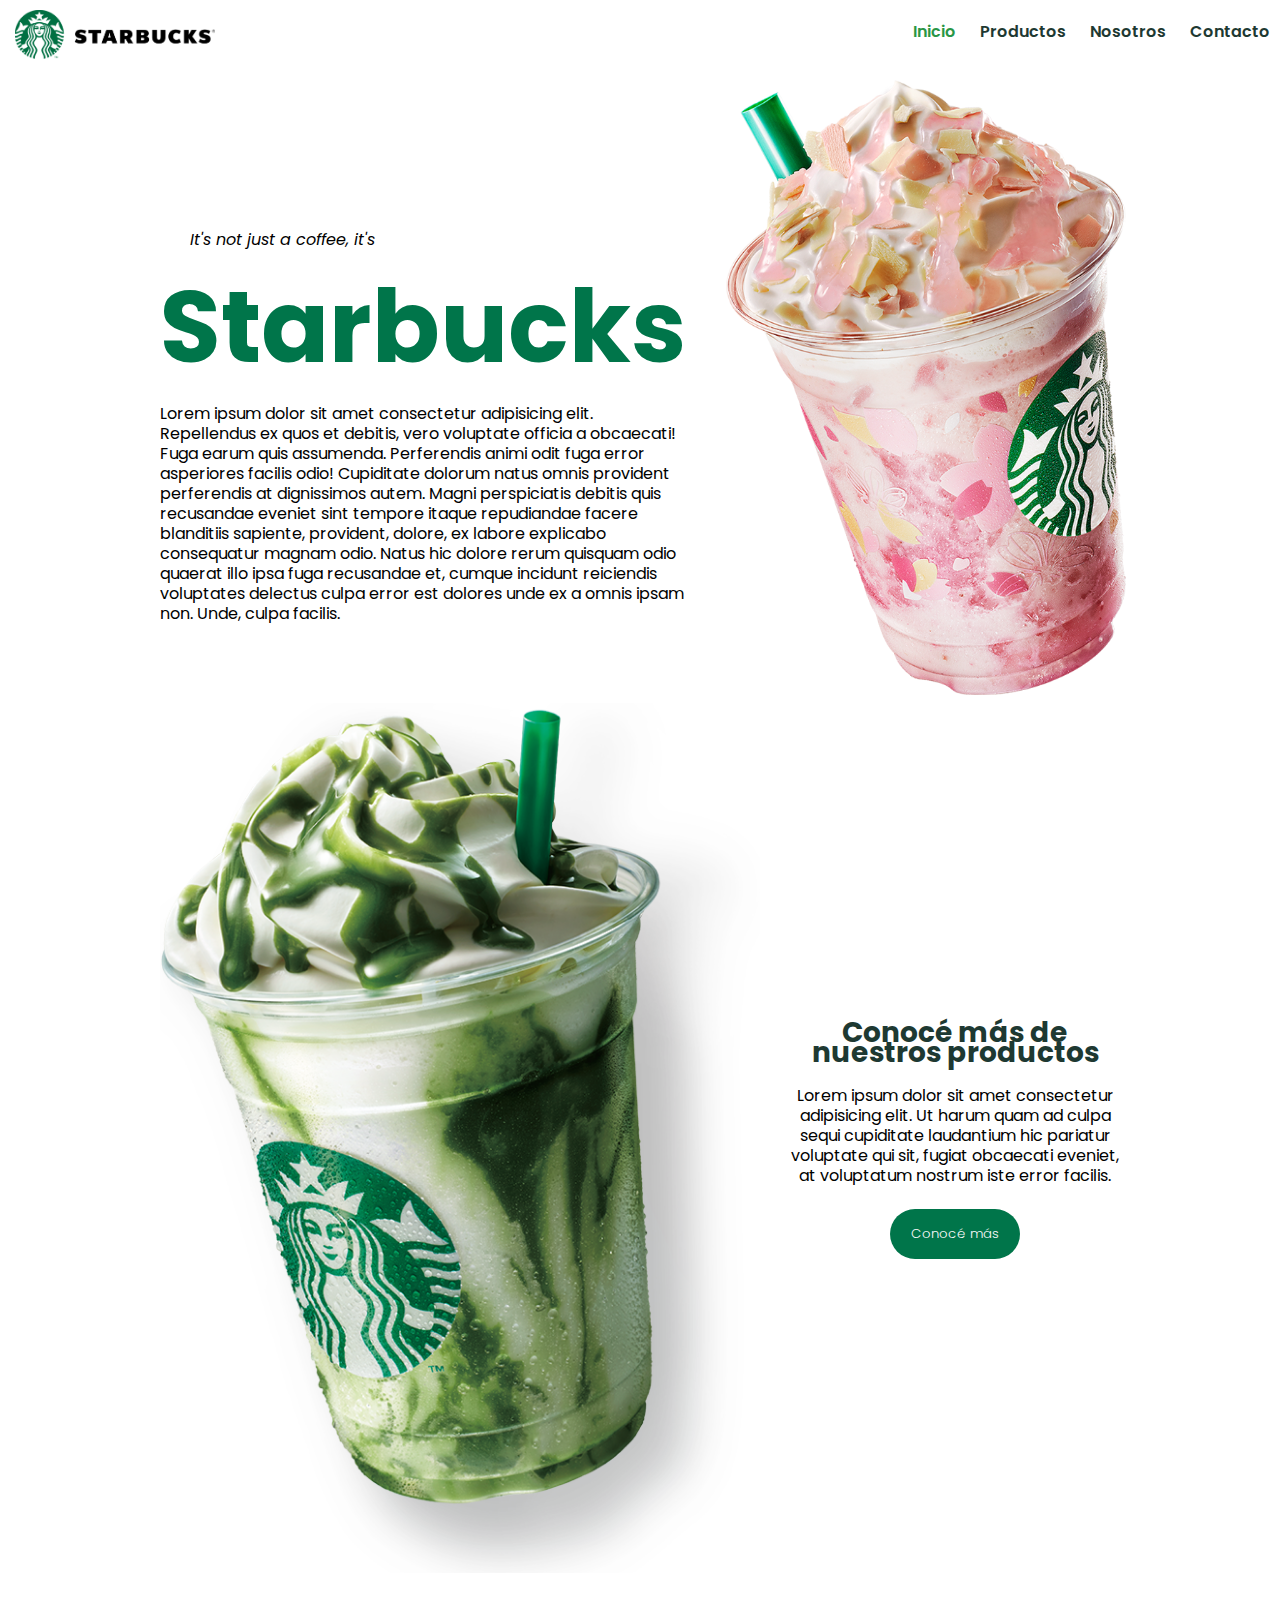
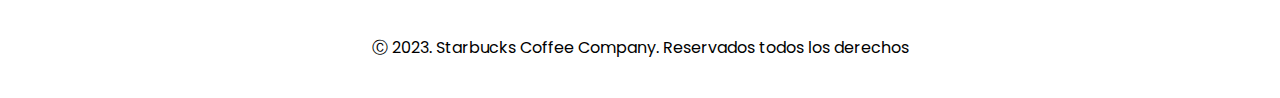
<file: index.html>
<!DOCTYPE html>
<html lang="en">
<head>
    <meta charset="UTF-8">
    <meta name="viewport" content="width=device-width, initial-scale=1.0">
    <link href="https://fonts.googleapis.com/css2?family=Poppins:wght@200;300;600;700&display=swap" rel="stylesheet">
    <link rel="stylesheet" href="css/normalize.css">
    <link rel="stylesheet" href="css/coffee.css">
    <title>Starbucks</title>
</head>
<body>
    <header>
        <div class="logo">
            <a href="index.html"><img src="logo/pngwing.com (9).png" width="200" alt="logo"></a>
        </div>
        <div class="nav">
            <ul>
                <li><a class="active" href="index.html">Inicio</a></li>
                <li><a href="productos.html">Productos</a></li>
                <li><a href="nosotros.html">Nosotros</a></li>
                <li><a href="contacto.html">Contacto</a></li>
            </ul>
        </div>
    </header>

    <main class="holder">
    <div class="contenido">
       <section class="texto">
        <span>It's not just a coffee, it's</span>
        <h1>Starbucks</h1>
        <p>Lorem ipsum dolor sit amet consectetur adipisicing elit. Repellendus ex quos et debitis, vero voluptate officia a obcaecati! Fuga earum quis assumenda. Perferendis animi odit fuga error asperiores facilis odio!
        Cupiditate dolorum natus omnis provident perferendis at dignissimos autem. Magni perspiciatis debitis quis recusandae eveniet sint tempore itaque repudiandae facere blanditiis sapiente, provident, dolore, ex labore explicabo consequatur magnam odio.
        Natus hic dolore rerum quisquam odio quaerat illo ipsa fuga recusandae et, cumque incidunt reiciendis voluptates delectus culpa error est dolores unde ex a omnis ipsam non. Unde, culpa facilis.</p>
        </section>
        <section class="imagen">
            <img src="decoracion/pngwing.com (6).png" width="400" alt="">
        </section>
    </div>

    <div class="muestra">
        <section class="imagen">
        <img src="decoracion/pngwing.com.png" width="600" alt="">
    </section>
    <section class="conocer">
        <h2>Conocé más de nuestros productos</h2>
        <p>Lorem ipsum dolor sit amet consectetur adipisicing elit. Ut harum quam ad culpa sequi cupiditate laudantium hic pariatur voluptate qui sit, fugiat obcaecati eveniet, at voluptatum nostrum iste error facilis.
        </p>
        <h5><a href="productos.html">Conocé más</a></h5>
    </section>
    </div>
    </main>

    <footer>
        Ⓒ 2023. Starbucks Coffee Company. Reservados todos los derechos
    </footer>
</body>
</html>
</file>
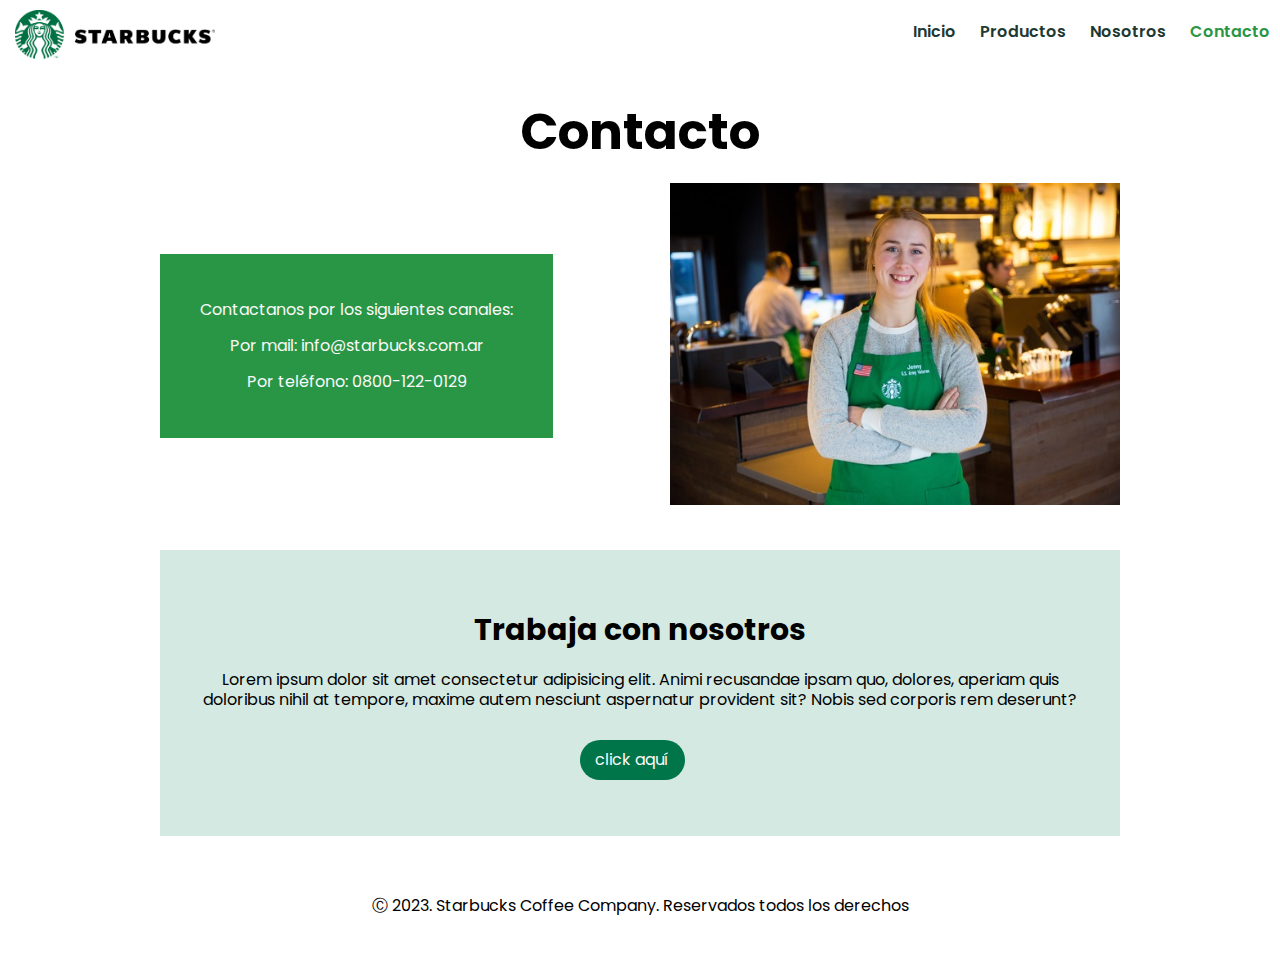
<file: contacto.html>
<!DOCTYPE html>
<html lang="en">
<head>
    <meta charset="UTF-8">
    <meta name="viewport" content="width=device-width, initial-scale=1.0">
    <link href="https://fonts.googleapis.com/css2?family=Poppins:wght@200;300;600;700&display=swap" rel="stylesheet">
    <link rel="stylesheet" href="css/normalize.css">
    <link rel="stylesheet" href="css/coffee.css">
    <title>Starbucks</title>
</head>
<body>
    <header>
        <div class="logo">
            <a href="index.html"><img src="logo/pngwing.com (9).png" width="200" alt="logo"></a>
        </div>
        <div class="nav">
            <ul>
                <li><a href="index.html">Inicio</a></li>
                <li><a href="productos.html">Productos</a></li>
                <li><a href="nosotros.html">Nosotros</a></li>
                <li><a class="active" href="contacto.html">Contacto</a></li>
            </ul>
        </div>
    </header>

<main class="holder">
        <h2>Contacto</h2>
 <div class="contactos">
        <section class="contacto">
<div>
       <p>Contactanos por los siguientes canales:</p>
       <p>Por mail:
        info@starbucks.com.ar</p>
        <p>Por teléfono:
        0800-122-0129</p>
    </div>
</section>
<section class="chica">
    <div>
        <img src="Jenny Chapin (1).jpg" width="450" alt="">
    </div>
</section>
</div>

<div class="trabajo">
    <h3>Trabaja con nosotros</h3>
    <p>Lorem ipsum dolor sit amet consectetur adipisicing elit. Animi recusandae ipsam quo, dolores, aperiam quis doloribus nihil at tempore, maxime autem nesciunt aspernatur provident sit? Nobis sed corporis rem deserunt?</p>
    <p><a href="">click aquí</a></p>
</div>
    </main>

    <footer>
        Ⓒ 2023. Starbucks Coffee Company. Reservados todos los derechos
    </footer>
</body>
</html>
</file>
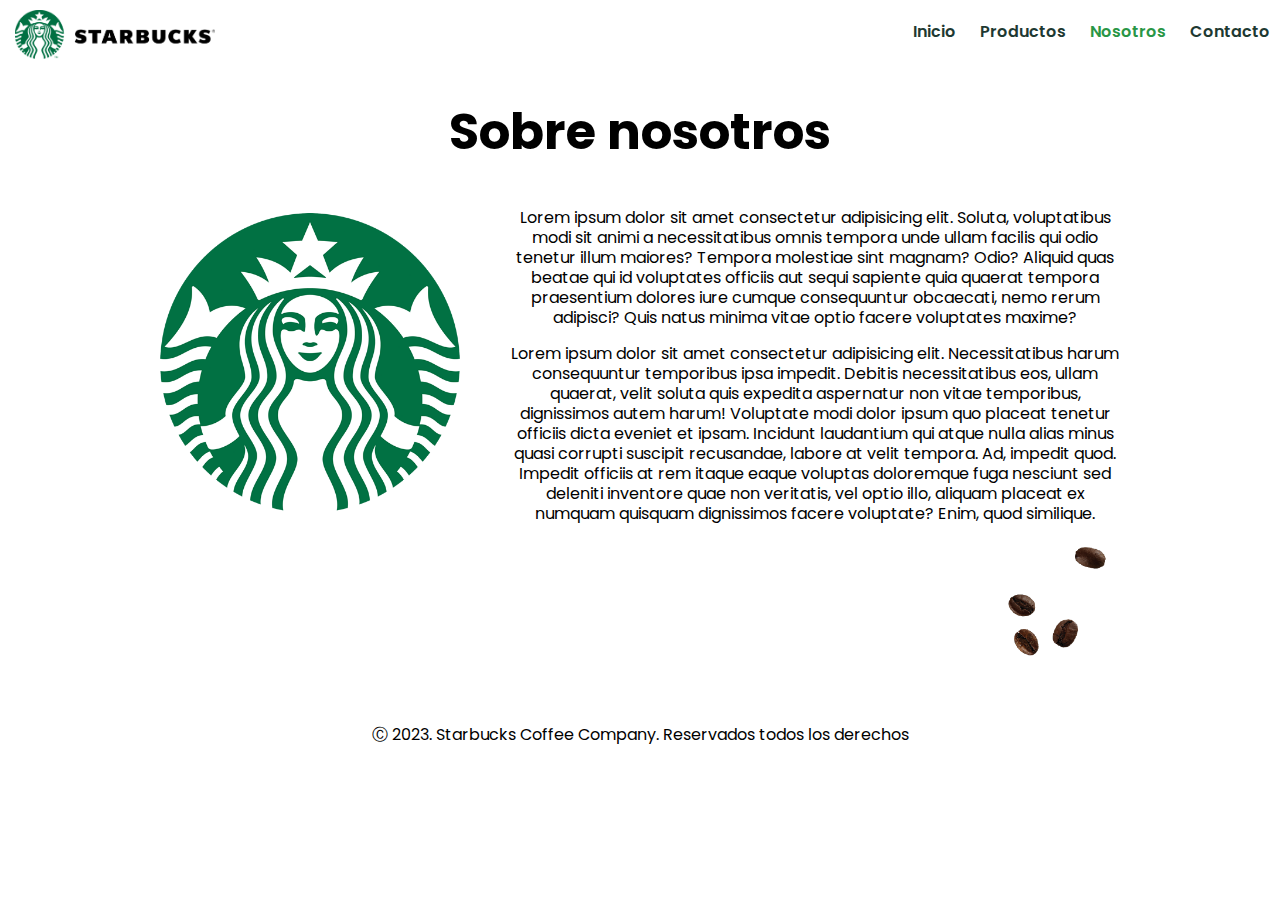
<file: nosotros.html>
<!DOCTYPE html>
<html lang="en">
<head>
    <meta charset="UTF-8">
    <meta name="viewport" content="width=device-width, initial-scale=1.0">
    <link href="https://fonts.googleapis.com/css2?family=Poppins:wght@200;300;600;700&display=swap" rel="stylesheet">
    <link rel="stylesheet" href="css/normalize.css">
    <link rel="stylesheet" href="css/coffee.css">
    <title>Starbucks</title>
</head>
<body>
    <header>
        <div class="logo">
            <a href="index.html"><img src="logo/pngwing.com (9).png" width="200" alt="logo"></a>
        </div>
        <div class="nav">
            <ul>
                <li><a href="index.html">Inicio</a></li>
                <li><a href="productos.html">Productos</a></li>
                <li><a class="active" href="nosotros.html">Nosotros</a></li>
                <li><a href="contacto.html">Contacto</a></li>
            </ul>
        </div>
    </header>

    <main class="holder">
        <h2>Sobre nosotros</h2>
        <div class="nosotros">
            <section class="logo">
                <img src="logo/starbucks.png" width="300" alt="">
            </section>
            <section class="info">
                <p>Lorem ipsum dolor sit amet consectetur adipisicing elit. Soluta, voluptatibus modi sit animi a necessitatibus omnis tempora unde ullam facilis qui odio tenetur illum maiores? Tempora molestiae sint magnam? Odio?
                    Aliquid quas beatae qui id voluptates officiis aut sequi sapiente quia quaerat tempora praesentium dolores iure cumque consequuntur obcaecati, nemo rerum adipisci? Quis natus minima vitae optio facere voluptates maxime?</p>
                <p>Lorem ipsum dolor sit amet consectetur adipisicing elit. Necessitatibus harum consequuntur temporibus ipsa impedit. Debitis necessitatibus eos, ullam quaerat, velit soluta quis expedita aspernatur non vitae temporibus, dignissimos autem harum!
                Voluptate modi dolor ipsum quo placeat tenetur officiis dicta eveniet et ipsam. Incidunt laudantium qui atque nulla alias minus quasi corrupti suscipit recusandae, labore at velit tempora. Ad, impedit quod.
                Impedit officiis at rem itaque eaque voluptas doloremque fuga nesciunt sed deleniti inventore quae non veritatis, vel optio illo, aliquam placeat ex numquam quisquam dignissimos facere voluptate? Enim, quod similique.</p>
            </section>
        </div>
        <div class="decoracion">
        <img src="decoracion/cafe-01.png" width="120" alt="">
    </div>
    </main>

    <footer>
        Ⓒ 2023. Starbucks Coffee Company. Reservados todos los derechos
    </footer>
</body>
</html>
</file>
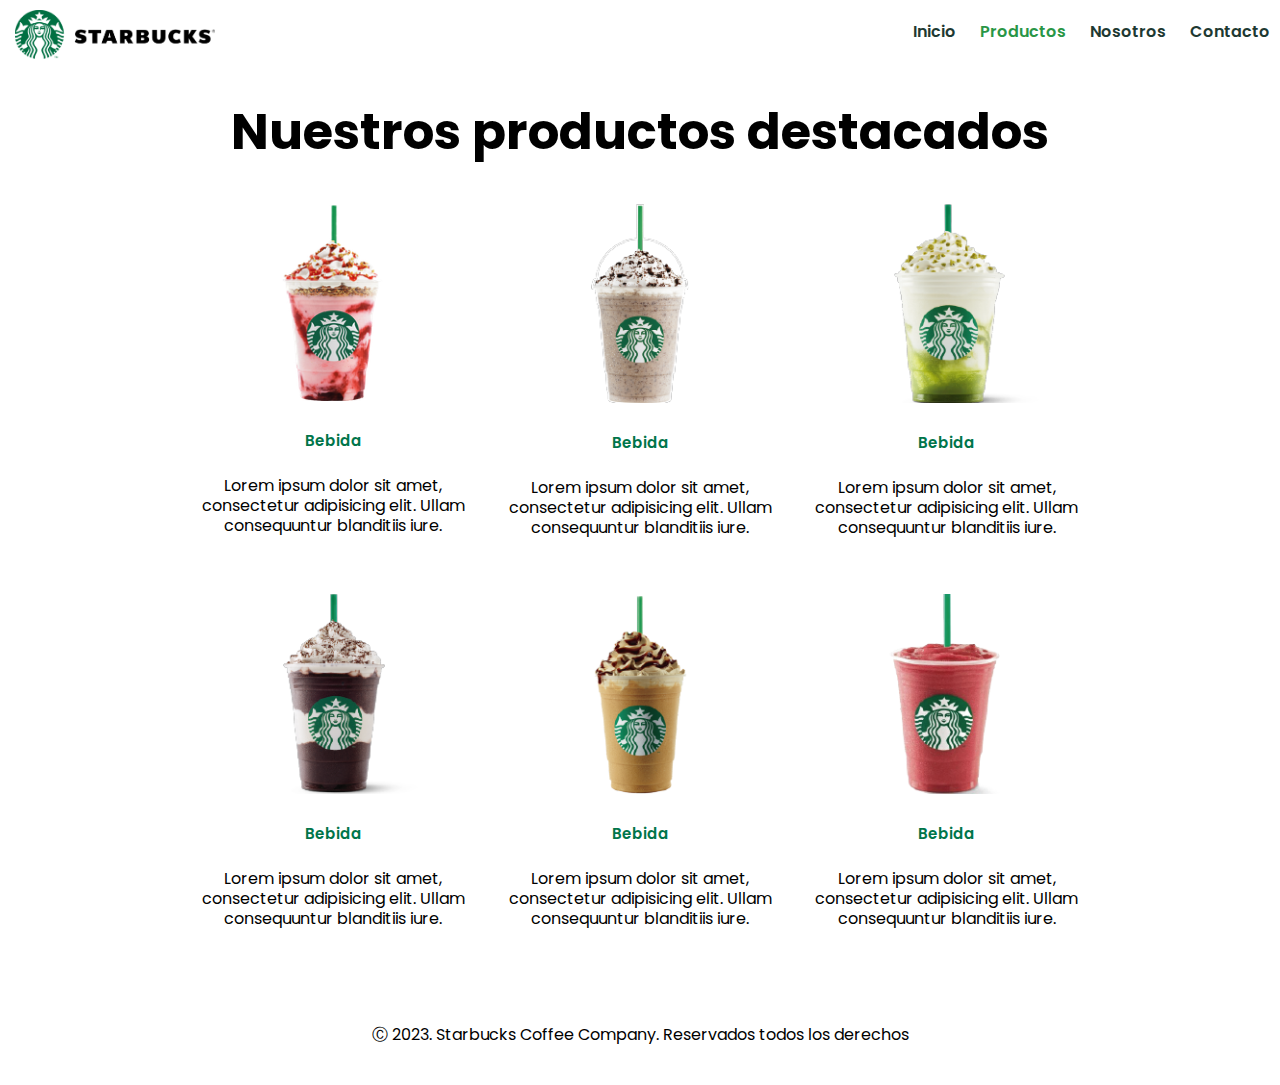
<file: productos.html>
<!DOCTYPE html>
<html lang="en">
<head>
    <meta charset="UTF-8">
    <meta name="viewport" content="width=device-width, initial-scale=1.0">
    <link href="https://fonts.googleapis.com/css2?family=Poppins:wght@200;300;600;700&display=swap" rel="stylesheet">
    <link rel="stylesheet" href="css/normalize.css">
    <link rel="stylesheet" href="css/coffee.css">
    <title>Starbucks</title>
</head>
<body>
    <header>
        <div class="logo">
            <a href="index.html"><img src="logo/pngwing.com (9).png" width="200" alt="logo"></a>
        </div>
        <div class="nav">
            <ul>
                <li><a href="index.html">Inicio</a></li>
                <li><a class="active" href="productos.html">Productos</a></li>
                <li><a href="nosotros.html">Nosotros</a></li>
                <li><a href="contacto.html">Contacto</a></li>
            </ul>
        </div>
    </header>

    <main class="holder">
        <h2>Nuestros productos destacados</h2>
    <div class="productos">
 <div class="producto">
    <img src="Bebidas/Sin título-1.png" width="200" alt="">
    <h5>Bebida</h5>
    <p>Lorem ipsum dolor sit amet, consectetur adipisicing elit. Ullam consequuntur blanditiis iure.</p>
 </div>
 <div class="producto">
    <img src="Bebidas/Sin título-2-01.png" width="200" alt="">
    <h5>Bebida</h5>
    <p>Lorem ipsum dolor sit amet, consectetur adipisicing elit. Ullam consequuntur blanditiis iure.</p>
 </div>
 <div class="producto">
    <img src="Bebidas/Sin título-3-01.png" width="200" alt="">
    <h5>Bebida</h5>
    <p>Lorem ipsum dolor sit amet, consectetur adipisicing elit. Ullam consequuntur blanditiis iure.</p>
 </div>
</div>
 <div class="productos">
 <div class="producto">
    <img src="Bebidas/Sin título-4-01.png" width="200" alt="">
    <h5>Bebida</h5>
    <p>Lorem ipsum dolor sit amet, consectetur adipisicing elit. Ullam consequuntur blanditiis iure.</p>
 </div>
 <div class="producto">
    <img src="Bebidas/Sin título-5-01.png" width="200" alt="">
    <h5>Bebida</h5>
    <p>Lorem ipsum dolor sit amet, consectetur adipisicing elit. Ullam consequuntur blanditiis iure.</p>
 </div>
 <div class="producto">
    <img src="Bebidas/Sin título-6-01.png" width="200" alt="">
    <h5>Bebida</h5>
    <p>Lorem ipsum dolor sit amet, consectetur adipisicing elit. Ullam consequuntur blanditiis iure.</p>
 </div>
</div>
    </main>

    <footer>
        Ⓒ 2023. Starbucks Coffee Company. Reservados todos los derechos
    </footer>
</body>
</html>
</file>
<file: css/coffee.css>
body{
    font-family: 'Poppins', sans-serif;
    font-size: 16px;
    line-height: 20px;
}

header{
    background-color: white;
    display: flex;
    justify-content: space-between;
    align-items: center;
    margin-bottom: 40px;
    width: 100%;
    position: fixed;
    z-index: 100;
}

footer{
    text-align: center;
    margin-top: 20px;
    padding: 40px 0;
}

.holder {
    width: 960px;
    margin: 0 auto;
}
header img{
padding: 10px 0 0 15px;
    
}
header ul{
    list-style: none;
}
header ul li{
    display: inline-flex;
    margin: 0;
    padding: 0px;

}

header ul li a{
    display: inline-flex;
    text-decoration: none;
    padding: 0 10px;
    color: #1E3932;
    font-weight: 600;
}

.active{
    color: #299646;
}
main{
    padding-top: 80px;
}
.contenido{
    display: flex;
    gap: 40px;
}


.texto{
    margin-top: 150px;
    width: 60%;
}

.texto span{
    margin-left: 30px;
    font-style: italic;
}
.texto h1{
    font-size: 100px;
    color: #00754A;
}

.texto p{
    margin: 0;
}
.muestra{
    display: flex;
    align-items: center;
    gap: 30px;
}

.conocer{
    text-align: center;
    width: 40%;
}
.conocer h2{
    color: #1E3932;
    font-size: 28px;
}

.conocer h5{
    width: 100px;
    margin-left: 100px;
    padding: 15px;
    background-color: #00754A;
    border-radius: 80px;
}

.conocer h5 a{
    text-decoration: none;
    color: #f9f9f9;
    font-weight: 300;
}

main h2{
    text-align: center;
    font-size: 50px;
}
.productos{
    display: flex;
    align-items: center;
    justify-content: center;
    padding: 20px;
}

.producto{
    text-align: center;
}

.producto h5{
    color: #00754A;
    font-weight: 600;
    font-size: 15px;
}
.nosotros{
    width: 100%;
    display: flex;
    align-items: center;
    gap: 50px;
    margin-top: 50px;
}

.nosotros p{
    text-align: center;
}

.decoracion{
    text-align:right ;
}

.contactos{
    display: flex;
    justify-content: space-between;
    align-items: center;

}

.contacto{
    background-color: #299646;
    padding: 30px 40px;
    text-align: center;
    color: #f9f9f9;
}

.trabajo{
    margin-top: 40px;
    box-sizing: border-box;
    width: 100%;
    padding: 40px;
    background-color: #d4e9e2;
    text-align: center;
}

.trabajo h3{
    font-size: 30px;
}

.trabajo p a{
    margin-top: 30px;
    width: 75px;
    display: flex;
    text-decoration: none;
    color: #f9f9f9;
    background-color: #00754A;
    padding: 10px 15px;
    margin-left: 380px;
    border-radius: 20px;
}

.trabajo p a:hover{
background-color: #299646;
}
</file>
